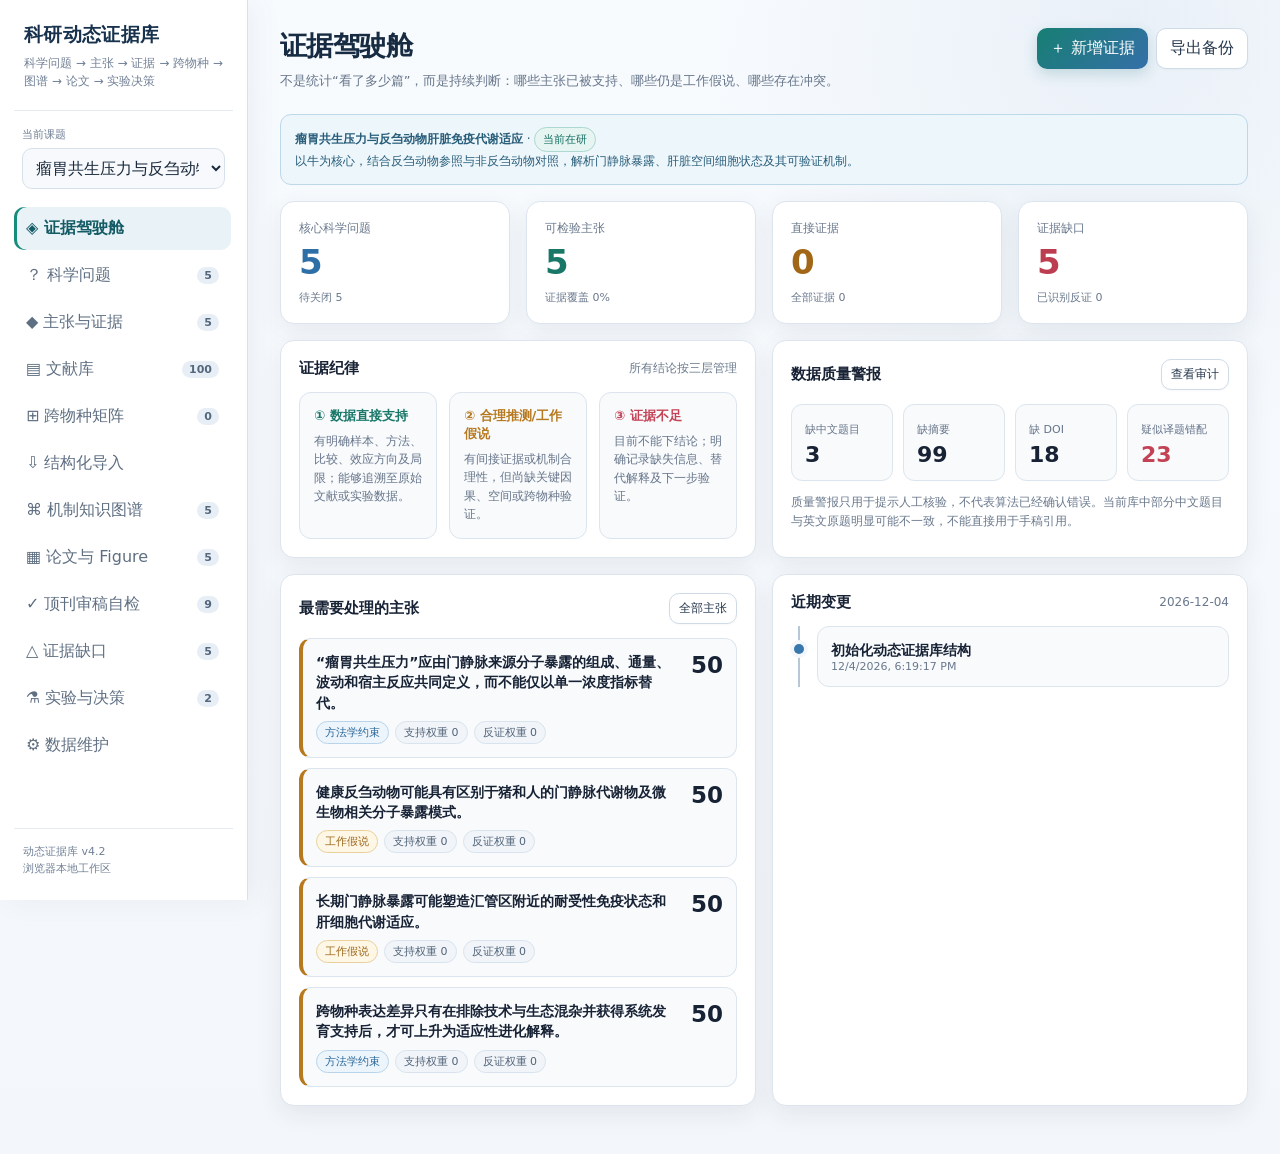
<file: index.html>
<!DOCTYPE html>
<html lang="zh-CN">
<head>
  <meta charset="UTF-8">
  <meta name="viewport" content="width=device-width, initial-scale=1.0">
  <meta name="description" content="曹超越科研动态证据库：连接科学问题、可检验主张、文献证据、跨物种矩阵、机制图谱、论文结构、证据缺口与实验决策。">
  <meta name="theme-color" content="#f4f7fb">
  <title>曹超越科研动态证据库</title>
  <link rel="stylesheet" href="assets/evidence-v3.css">
  <link rel="stylesheet" href="assets/evidence-v3-1.css">
  <link rel="stylesheet" href="assets/evidence-v4.css">
  <link rel="stylesheet" href="assets/theme-light.css">
</head>
<body>
  <div class="app">
    <aside class="sidebar" aria-label="主导航">
      <div class="brand"><strong>科研动态证据库</strong><span>科学问题 → 主张 → 证据 → 跨物种 → 图谱 → 论文 → 实验决策</span></div>
      <div class="project-switch"><label for="projectSelect">当前课题</label><select id="projectSelect" onchange="switchProject(this.value)" aria-label="切换科研项目"></select></div>
      <nav>
        <button class="nav-btn active" data-page="dashboard" onclick="go('dashboard')" type="button"><span>◈ 证据驾驶舱</span></button>
        <button class="nav-btn" data-page="questions" onclick="go('questions')" type="button"><span>？ 科学问题</span><b id="nQuestions">0</b></button>
        <button class="nav-btn" data-page="claims" onclick="go('claims')" type="button"><span>◆ 主张与证据</span><b id="nClaims">0</b></button>
        <button class="nav-btn" data-page="papers" onclick="go('papers')" type="button"><span>▤ 文献库</span><b id="nPapers">0</b></button>
        <button class="nav-btn" data-page="species" onclick="go('species')" type="button"><span>⊞ 跨物种矩阵</span><b id="nSpecies">0</b></button>
        <button class="nav-btn" data-page="intake" onclick="go('intake')" type="button"><span>⇩ 结构化导入</span></button>
        <button class="nav-btn" data-page="knowledge" onclick="go('knowledge')" type="button"><span>⌘ 机制知识图谱</span><b id="nGraph">0</b></button>
        <button class="nav-btn" data-page="figures" onclick="go('figures')" type="button"><span>▦ 论文与 Figure</span><b id="nFigures">0</b></button>
        <button class="nav-btn" data-page="reviewer" onclick="go('reviewer')" type="button"><span>✓ 顶刊审稿自检</span><b id="nReview">0</b></button>
        <button class="nav-btn" data-page="gaps" onclick="go('gaps')" type="button"><span>△ 证据缺口</span><b id="nGaps">0</b></button>
        <button class="nav-btn" data-page="experiments" onclick="go('experiments')" type="button"><span>⚗ 实验与决策</span><b id="nExperiments">0</b></button>
        <button class="nav-btn" data-page="maintenance" onclick="go('maintenance')" type="button"><span>⚙ 数据维护</span></button>
      </nav>
      <div class="side-foot"><div>动态证据库 v4.2</div><div id="lastSaved">浏览器本地工作区</div></div>
    </aside>
    <main class="main" id="mainContent">
      <section class="page active" id="page-dashboard" aria-label="证据驾驶舱"></section>
      <section class="page" id="page-questions" aria-label="科学问题"></section>
      <section class="page" id="page-claims" aria-label="主张与证据"></section>
      <section class="page" id="page-papers" aria-label="文献库"></section>
      <section class="page" id="page-species" aria-label="跨物种证据矩阵"></section>
      <section class="page" id="page-intake" aria-label="结构化证据导入"></section>
      <section class="page" id="page-knowledge" aria-label="机制知识图谱"></section>
      <section class="page" id="page-figures" aria-label="论文与 Figure 规划"></section>
      <section class="page" id="page-reviewer" aria-label="顶刊审稿自检"></section>
      <section class="page" id="page-gaps" aria-label="证据缺口"></section>
      <section class="page" id="page-experiments" aria-label="实验与决策"></section>
      <section class="page" id="page-maintenance" aria-label="数据维护"></section>
    </main>
  </div>
  <div class="modal-wrap" id="modalWrap" role="dialog" aria-modal="true" aria-label="编辑窗口" onclick="if(event.target===this)closeModal()"><div class="modal" id="modal"></div></div>
  <input id="importFile" class="hidden" type="file" accept="application/json,.json" onchange="importWorkspace(event)">
  <noscript><div style="margin:40px;padding:20px;background:#fff3cd;color:#5f4b00;border-radius:10px;">此工作台需要启用 JavaScript 才能运行。</div></noscript>
  <script src="assets/evidence-core-v3.js"></script>
  <script src="assets/evidence-pages-v3-1.js"></script>
  <script src="assets/evidence-pages-v3-2.js"></script>
  <script src="assets/evidence-pages-v3-4.js"></script>
  <script src="assets/evidence-pages-v4.js"></script>
  <script src="assets/evidence-v4-fix.js"></script>
  <script src="assets/question-order-v4-2.js"></script>
  <script src="assets/evidence-pages-v3-3.js"></script>
</body>
</html>
</file>
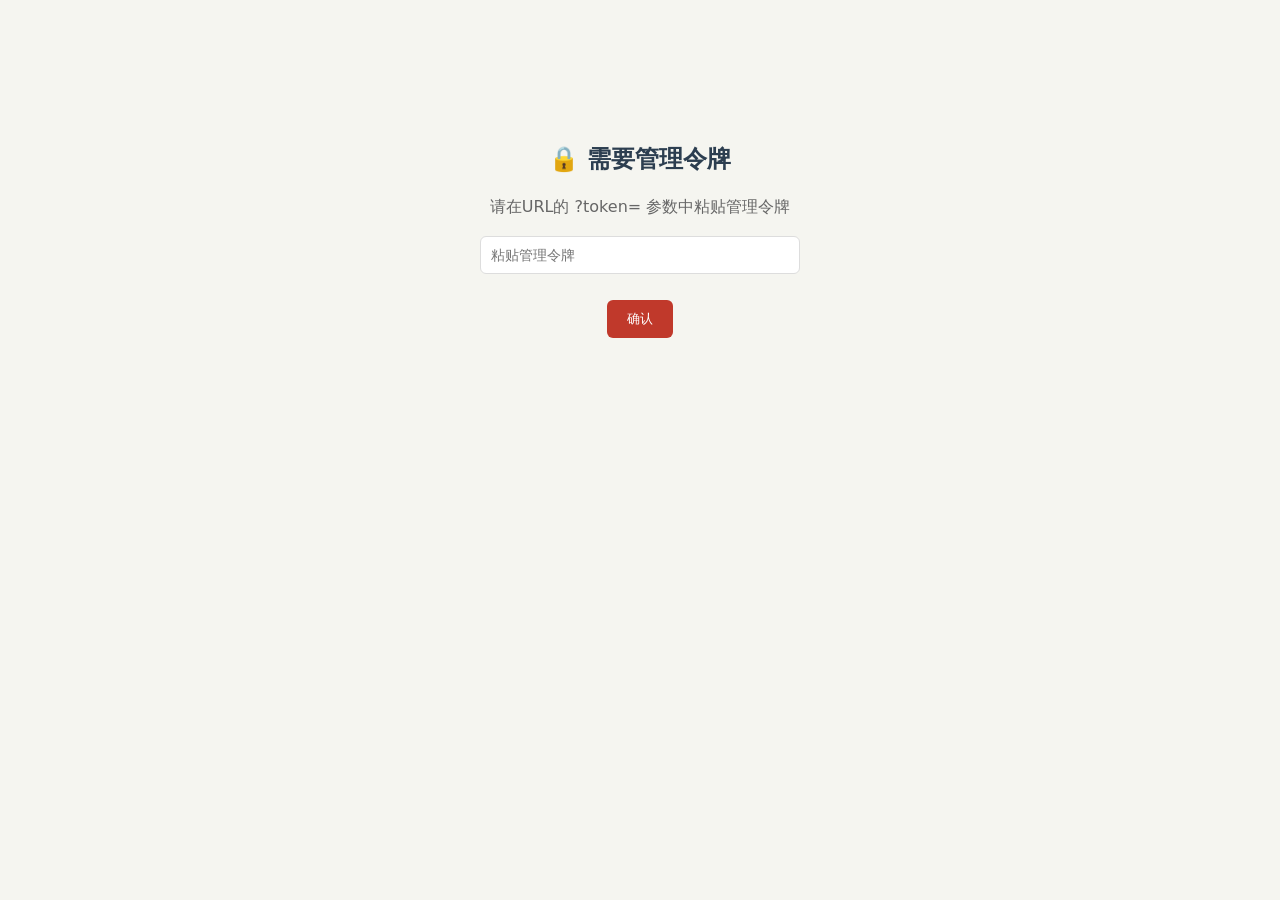
<file: admin.html>
<!DOCTYPE html>
<html lang="zh-CN">
<head>
<meta charset="UTF-8">
<meta name="viewport" content="width=device-width, initial-scale=1.0">
<title>文献管理 · 超越文献库</title>
<style>
  * { margin: 0; padding: 0; box-sizing: border-box; }
  body {
    font-family: -apple-system, BlinkMacSystemFont, "Segoe UI", "Noto Sans SC", system-ui, sans-serif;
    background: #f5f5f0; color: #2c3e50; line-height: 1.6;
  }
  .header {
    background: linear-gradient(135deg, #c0392b, #e74c3c); color: white;
    padding: 20px 24px; text-align: center;
  }
  .header h1 { font-size: 22px; }
  .header a { color: white; opacity: .8; font-size: 13px; }
  .main { max-width: 800px; margin: 0 auto; padding: 20px 16px; }
  .card {
    background: white; border: 1px solid #e0ddd5; border-radius: 10px;
    padding: 20px; margin-bottom: 16px;
  }
  .card h2 { font-size: 16px; margin-bottom: 14px; color: #c0392b; }
  .form-group { margin-bottom: 12px; }
  .form-group label {
    display: block; font-size: 13px; font-weight: 600; margin-bottom: 4px; color: #555;
  }
  .form-group label .optional { font-weight: 400; color: #999; }
  .form-group input, .form-group textarea, .form-group select {
    width: 100%; padding: 8px 10px; border: 1px solid #ddd; border-radius: 6px;
    font-size: 13px; outline: none; font-family: inherit;
  }
  .form-group input:focus, .form-group textarea:focus { border-color: #c0392b; }
  .form-group textarea { min-height: 80px; resize: vertical; }
  .form-row { display: flex; gap: 10px; }
  .form-row .form-group { flex: 1; }
  .btn {
    padding: 10px 20px; border: none; border-radius: 8px; font-size: 14px;
    font-weight: 600; cursor: pointer;
  }
  .btn-primary { background: #c0392b; color: white; }
  .btn-primary:hover { background: #a93226; }
  .btn-secondary { background: #eaf2f8; color: #2c3e50; }
  .btn-secondary:hover { background: #d4e6f1; }
  .btn-danger { background: #fce4ec; color: #c0392b; }
  .btn-danger:hover { background: #f5b7b1; }
  .btn:disabled { opacity: .5; cursor: not-allowed; }
  .msg {
    padding: 10px 14px; border-radius: 8px; margin-top: 12px; font-size: 13px; display: none;
  }
  .msg.success { display: block; background: #eaf7ea; color: #155724; border: 1px solid #c3e6cb; }
  .msg.error { display: block; background: #fce4ec; color: #c0392b; border: 1px solid #f5b7b1; }
  .msg.loading { display: block; background: #eaf2f8; color: #2980b9; border: 1px solid #b3d9f2; }
  .file-upload {
    border: 2px dashed #ddd; border-radius: 8px; padding: 20px;
    text-align: center; cursor: pointer; transition: all .2s;
  }
  .file-upload:hover { border-color: #c0392b; background: #fdf2f2; }
  .file-upload.has-file { border-color: #27ae60; background: #eaf7ea; }
  .file-upload input { display: none; }
  .file-upload .hint { font-size: 12px; color: #999; margin-top: 4px; }
  .paper-list { margin-top: 12px; }
  .paper-item {
    display: flex; align-items: center; justify-content: space-between;
    padding: 8px 12px; border: 1px solid #eee; border-radius: 6px; margin-bottom: 6px;
    font-size: 13px;
  }
  .paper-item .info { flex: 1; min-width: 0; }
  .paper-item .info .journal { color: #2980b9; font-size: 11px; }
  .paper-item .info .title { overflow: hidden; text-overflow: ellipsis; white-space: nowrap; }
  .paper-item .actions { margin-left: 10px; }
  .tabs { display: flex; gap: 0; margin-bottom: 16px; }
  .tabs button {
    flex: 1; padding: 10px; border: 1px solid #ddd; background: white;
    font-size: 13px; font-weight: 600; cursor: pointer; color: #999;
  }
  .tabs button:first-child { border-radius: 8px 0 0 8px; }
  .tabs button:last-child { border-radius: 0 8px 8px 0; }
  .tabs button.active { background: #c0392b; color: white; border-color: #c0392b; }
  .tab-content { display: none; }
  .tab-content.active { display: block; }
  .hide { display: none; }
  @media (max-width: 600px) {
    .form-row { flex-direction: column; }
  }
</style>
</head>
<body>

<div class="header">
  <h1>📚 文献管理后台</h1>
  <a href="/" target="_blank">← 返回文献库主页</a>
</div>

<div class="main">
  <div class="tabs">
    <button class="active" data-tab="add">➕ 添加文献</button>
    <button data-tab="list">📋 文献列表</button>
    <button data-tab="stats">📊 统计</button>
  </div>

  <!-- 添加文献 -->
  <div id="tab-add" class="tab-content active">
    <div class="card">
      <h2>添加新文献</h2>
      <form id="add-form">
        <div class="form-group">
          <label>📄 PDF文件 <span class="optional">（可选）</span></label>
          <div class="file-upload" id="file-drop" onclick="document.getElementById('pdf').click()">
            <div id="file-text">点击选择PDF文件</div>
            <div class="hint">支持PDF，最大50MB</div>
            <input type="file" id="pdf" accept=".pdf" onchange="fileSelected(this)">
          </div>
        </div>

        <div class="form-row">
          <div class="form-group">
            <label>英文标题 *</label>
            <input type="text" id="title" required placeholder="Paper title in English">
          </div>
          <div class="form-group">
            <label>中文标题</label>
            <input type="text" id="title_cn" placeholder="文献中文标题">
          </div>
        </div>

        <div class="form-group">
          <label>作者 *</label>
          <input type="text" id="authors" required placeholder="e.g. Smith J, Wang Y, et al.">
        </div>

        <div class="form-row">
          <div class="form-group">
            <label>期刊 *</label>
            <input type="text" id="journal" required placeholder="e.g. Nature, Cell">
          </div>
          <div class="form-group">
            <label>影响因子</label>
            <input type="number" id="impact_factor" step="0.1" placeholder="e.g. 64.5">
          </div>
          <div class="form-group">
            <label>年份</label>
            <input type="number" id="year" value="2026">
          </div>
        </div>

        <div class="form-row">
          <div class="form-group">
            <label>DOI</label>
            <input type="text" id="doi" placeholder="10.1038/s41586-021-03362-0">
          </div>
          <div class="form-group">
            <label>PMID</label>
            <input type="text" id="pmid" placeholder="33762733">
          </div>
        </div>

        <div class="form-group">
          <label>英文摘要 <span class="optional">（可选）</span></label>
          <textarea id="abstract" placeholder="Paste English abstract here..."></textarea>
        </div>

        <div class="form-group">
          <label>中文摘要 <span class="optional">（可选）</span></label>
          <textarea id="abstract_cn" placeholder="粘贴中文摘要..."></textarea>
        </div>

        <div class="form-row">
          <div class="form-group">
            <label>重要性</label>
            <select id="importance">
              <option value="must-read">⭐ 必读</option>
              <option value="important" selected>📌 重要</option>
              <option value="normal">📄 普通</option>
            </select>
          </div>
          <div class="form-group">
            <label>标签 <span class="optional">（逗号分隔）</span></label>
            <input type="text" id="tags" placeholder="e.g. liver, single-cell, ruminant">
          </div>
          <div class="form-group">
            <label>关键词 <span class="optional">（逗号分隔）</span></label>
            <input type="text" id="keywords" placeholder="e.g. metabolism, Kupffer">
          </div>
        </div>

        <button type="submit" class="btn btn-primary" id="submit-btn">📥 添加文献</button>
        <div id="add-msg" class="msg"></div>
      </form>
    </div>
  </div>

  <!-- 文献列表 -->
  <div id="tab-list" class="tab-content">
    <div class="card">
      <div style="display:flex;justify-content:space-between;align-items:center;margin-bottom:12px;">
        <h2 style="margin:0;">所有文献</h2>
        <button class="btn btn-danger" onclick="if(document.getElementById('delete-panel').classList.contains('hide')){document.getElementById('delete-panel').classList.remove('hide');this.textContent='取消删除'}else{document.getElementById('delete-panel').classList.add('hide');this.textContent='🗑 删除文献'}">🗑 删除文献</button>
      </div>
      <div id="delete-panel" class="hide" style="margin-bottom:12px;">
        <p style="font-size:12px;color:#c0392b;margin-bottom:8px;">点击文献右侧的删除按钮移除。此操作不可撤销。</p>
      </div>
      <div id="paper-list" class="paper-list">
        <div style="text-align:center;padding:20px;color:#999;">加载中...</div>
      </div>
    </div>
  </div>

  <!-- 统计 -->
  <div id="tab-stats" class="tab-content">
    <div class="card">
      <h2>文献统计</h2>
      <div id="stats-content" style="text-align:center;padding:20px;color:#999;">加载中...</div>
    </div>
  </div>
</div>

<script>

// 从URL获取管理令牌
const ADMIN_TOKEN = new URLSearchParams(window.location.search).get('token') || localStorage.getItem('admin_token');
if (ADMIN_TOKEN) {
  localStorage.setItem('admin_token', ADMIN_TOKEN);
} else if (window.location.hostname !== 'localhost' && window.location.hostname !== '127.0.0.1') {
  document.body.innerHTML = '<div style="max-width:400px;margin:100px auto;text-align:center;padding:40px;"><h2 style="margin-bottom:16px;">🔒 需要管理令牌</h2><p style="color:#666;margin-bottom:16px;">请在URL的 ?token= 参数中粘贴管理令牌</p><input id="token-input" style="width:100%;padding:10px;border:1px solid #ddd;border-radius:6px;font-size:14px;box-sizing:border-box;" placeholder="粘贴管理令牌"><br><br><button onclick="var t=document.getElementById(\'token-input\').value;if(t){localStorage.setItem(\'admin_token\',t);location.reload();}" style="padding:10px 20px;background:#c0392b;color:white;border:none;border-radius:6px;cursor:pointer;">确认</button></div>';
  throw new Error('no token');
}

function api(path, options) {
  var opts = options || {};
  opts.headers = opts.headers || {};
  opts.headers['X-Admin-Token'] = ADMIN_TOKEN;
  return fetch(path, opts);
}

// 标签切换
document.querySelectorAll('.tabs button').forEach(btn => {
  btn.addEventListener('click', () => {
    document.querySelectorAll('.tabs button').forEach(b => b.classList.remove('active'));
    document.querySelectorAll('.tab-content').forEach(t => t.classList.remove('active'));
    btn.classList.add('active');
    document.getElementById('tab-' + btn.dataset.tab).classList.add('active');
    if (btn.dataset.tab === 'list') loadPaperList();
    if (btn.dataset.tab === 'stats') loadStats();
  });
});

// 文件选择
function fileSelected(input) {
  const el = document.getElementById('file-drop');
  const text = document.getElementById('file-text');
  if (input.files.length) {
    el.classList.add('has-file');
    text.textContent = `📄 ${input.files[0].name} (${(input.files[0].size / 1024 / 1024).toFixed(1)} MB)`;
  }
}

// 添加文献
document.getElementById('add-form').addEventListener('submit', async (e) => {
  e.preventDefault();
  const msg = document.getElementById('add-msg');
  const btn = document.getElementById('submit-btn');
  
  msg.className = 'msg loading';
  msg.textContent = '正在上传...';
  btn.disabled = true;

  const formData = new FormData();
  formData.append('title', document.getElementById('title').value);
  formData.append('title_cn', document.getElementById('title_cn').value);
  formData.append('authors', document.getElementById('authors').value);
  formData.append('journal', document.getElementById('journal').value);
  formData.append('impact_factor', document.getElementById('impact_factor').value);
  formData.append('year', document.getElementById('year').value);
  formData.append('doi', document.getElementById('doi').value);
  formData.append('pmid', document.getElementById('pmid').value);
  formData.append('abstract', document.getElementById('abstract').value);
  formData.append('abstract_cn', document.getElementById('abstract_cn').value);
  formData.append('importance', document.getElementById('importance').value);
  formData.append('tags', document.getElementById('tags').value);
  formData.append('keywords', document.getElementById('keywords').value);
  
  const pdfInput = document.getElementById('pdf');
  if (pdfInput.files.length) formData.append('pdf', pdfInput.files[0]);

  try {
    const res = await api('/api/add-paper', { method: 'POST', body: formData });
    const data = await res.json();
    if (data.success) {
      msg.className = 'msg success';
      msg.textContent = `✅ 添加成功！「${data.paper.title.substring(0, 50)}...」`;
      document.getElementById('add-form').reset();
      document.getElementById('file-drop').classList.remove('has-file');
      document.getElementById('file-text').textContent = '点击选择PDF文件';
    } else {
      msg.className = 'msg error';
      msg.textContent = '❌ 错误: ' + (data.error || '未知错误');
    }
  } catch(err) {
    msg.className = 'msg error';
    msg.textContent = '❌ 网络错误: ' + err.message;
  }
  btn.disabled = false;
});

// 加载文献列表
async function loadPaperList() {
  const el = document.getElementById('paper-list');
  el.innerHTML = '<div style="text-align:center;padding:20px;color:#999;">加载中...</div>';
  try {
    const res = await api('/api/papers');
    const data = await res.json();
    if (!data.papers || !data.papers.length) {
      el.innerHTML = '<div style="text-align:center;padding:20px;color:#999;">暂无文献</div>';
      return;
    }
    el.innerHTML = data.papers.map(p => `
      <div class="paper-item">
        <div class="info">
          <div class="title">${p.title_cn || p.title}</div>
          <div class="journal">${p.journal} (${p.year}) · ${p.authors.substring(0, 40)}${p.authors.length > 40 ? '...' : ''}</div>
        </div>
        <div class="actions">
          <button class="btn btn-danger" style="font-size:11px;padding:4px 8px;" onclick="deletePaper('${p.id}','${(p.title||'').replace(/'/g,"\\'").substring(0,30)}')">删除</button>
        </div>
      </div>
    `).join('');
  } catch(err) {
    el.innerHTML = `<div style="text-align:center;padding:20px;color:#c0392b;">❌ 加载失败: ${err.message}</div>`;
  }
}

// 删除文献
async function deletePaper(id, title) {
  if (!confirm(`确定删除「${title}...」吗？此操作不可撤销。`)) return;
  try {
    const res = await api(`/api/delete-paper/${id}`, { method: 'DELETE' });
    const data = await res.json();
    if (data.success) {
      alert('✅ 已删除');
      loadPaperList();
    } else {
      alert('❌ ' + (data.error || '删除失败'));
    }
  } catch(err) {
    alert('❌ 网络错误: ' + err.message);
  }
}

// 加载统计
async function loadStats() {
  const el = document.getElementById('stats-content');
  try {
    const res = await api('/api/stats');
    const data = await res.json();
    let html = `
      <div style="display:grid;grid-template-columns:repeat(3,1fr);gap:12px;margin-bottom:20px;">
        <div style="background:#fce4ec;border-radius:8px;padding:16px;">
          <div style="font-size:28px;font-weight:700;color:#c0392b;">${data.total}</div>
          <div style="font-size:12px;color:#666;">总文献</div>
        </div>
        <div style="background:#eaf2f8;border-radius:8px;padding:16px;">
          <div style="font-size:28px;font-weight:700;color:#2980b9;">${data.must_read}</div>
          <div style="font-size:12px;color:#666;">⭐ 必读</div>
        </div>
        <div style="background:#fef9e7;border-radius:8px;padding:16px;">
          <div style="font-size:28px;font-weight:700;color:#d4ac0d;">${data.important}</div>
          <div style="font-size:12px;color:#666;">📌 重要</div>
        </div>
      </div>
      <div style="text-align:left;">
        <h3 style="font-size:14px;margin-bottom:8px;">期刊分布</h3>
        ${data.journals.map(([j,c]) => `<div style="display:flex;justify-content:space-between;padding:4px 0;border-bottom:1px solid #eee;font-size:13px;"><span>${j}</span><span style="font-weight:600;">${c}篇</span></div>`).join('')}
      </div>
    `;
    el.innerHTML = html;
  } catch(err) {
    el.innerHTML = `<div style="color:#c0392b;">❌ 加载失败: ${err.message}</div>`;
  }
}

// 初始加载
loadPaperList();
</script>
</body>
</html>
</file>
<file: assets/evidence-v3.css>
:root{
  --bg:#07101e;--bg2:#0c1728;--panel:#101d31;--panel2:#14243b;--line:#243650;
  --text:#edf3fb;--muted:#91a0b7;--accent:#6ee7c8;--accent2:#7aa8ff;--warn:#f4c96b;
  --danger:#ff7d8c;--ok:#62d39b;--info:#78b7ff;--purple:#b69cff;--radius:14px;
  --sidebar:248px;--shadow:0 18px 45px rgba(0,0,0,.22)
}
*{box-sizing:border-box}html{scroll-behavior:smooth}body{margin:0;background:linear-gradient(150deg,#06101e 0%,#091526 45%,#07101e 100%);color:var(--text);font-family:Inter,"Noto Sans SC","Microsoft YaHei",system-ui,sans-serif;min-height:100vh}
button,input,select,textarea{font:inherit}button{cursor:pointer}.hidden{display:none!important}
.app{display:flex;min-height:100vh}.sidebar{position:fixed;inset:0 auto 0 0;width:var(--sidebar);background:rgba(8,18,33,.96);border-right:1px solid var(--line);padding:22px 14px;z-index:20;display:flex;flex-direction:column;backdrop-filter:blur(16px)}
.brand{padding:0 10px 20px;border-bottom:1px solid var(--line)}.brand strong{font-size:19px;display:block;letter-spacing:.3px}.brand span{font-size:12px;color:var(--muted);display:block;margin-top:6px;line-height:1.5}
.project-switch{margin:16px 8px 10px}.project-switch label{display:block;font-size:11px;color:var(--muted);margin-bottom:6px}.project-switch select{width:100%;background:var(--panel);color:var(--text);border:1px solid var(--line);padding:9px;border-radius:10px}
nav{display:flex;flex-direction:column;gap:4px;margin-top:8px;flex:1}.nav-btn{display:flex;align-items:center;gap:10px;width:100%;border:0;background:transparent;color:var(--muted);padding:11px 12px;border-radius:10px;text-align:left}.nav-btn:hover,.nav-btn.active{background:var(--panel2);color:var(--text)}.nav-btn.active{box-shadow:inset 3px 0 var(--accent)}.nav-btn b{margin-left:auto;font-size:11px;background:#1a2b45;color:#bdd0e9;padding:2px 7px;border-radius:999px}
.side-foot{border-top:1px solid var(--line);padding:14px 9px 0;color:var(--muted);font-size:11px;line-height:1.6}.main{margin-left:var(--sidebar);width:calc(100% - var(--sidebar));padding:28px 32px 48px}.page{display:none;max-width:1440px;margin:auto}.page.active{display:block}
.topbar{display:flex;align-items:flex-start;justify-content:space-between;gap:16px;margin-bottom:22px}.topbar h1{font-size:27px;margin:0 0 7px}.topbar p{margin:0;color:var(--muted);font-size:13px;line-height:1.6;max-width:820px}.actions{display:flex;gap:8px;flex-wrap:wrap;justify-content:flex-end}
.btn{border:1px solid var(--line);background:var(--panel);color:var(--text);padding:9px 13px;border-radius:10px}.btn:hover{border-color:#4d6688}.btn.primary{background:linear-gradient(135deg,#2f9b84,#3470ae);border:0}.btn.danger{color:#ffb2bb;border-color:#76404b}.btn.ghost{background:transparent}.btn.small{padding:6px 9px;font-size:12px}
.grid{display:grid;gap:16px}.grid.cols-4{grid-template-columns:repeat(4,1fr)}.grid.cols-3{grid-template-columns:repeat(3,1fr)}.grid.cols-2{grid-template-columns:repeat(2,1fr)}.card{background:linear-gradient(160deg,rgba(18,33,54,.96),rgba(12,25,43,.96));border:1px solid var(--line);border-radius:var(--radius);padding:18px;box-shadow:var(--shadow)}.card h2,.card h3{margin:0}.card h3{font-size:15px}.card-head{display:flex;justify-content:space-between;align-items:center;gap:10px;margin-bottom:14px}.card-head span{font-size:12px;color:var(--muted)}
.metric .value{font-size:34px;font-weight:750;margin:5px 0}.metric .label{color:var(--muted);font-size:12px}.metric .delta{font-size:11px;margin-top:8px}.value.accent{color:var(--accent)}.value.warn{color:var(--warn)}.value.danger{color:var(--danger)}.value.info{color:var(--info)}
.status-pill,.chip{display:inline-flex;align-items:center;gap:5px;border:1px solid var(--line);border-radius:999px;padding:3px 8px;font-size:11px;color:#c6d3e5;background:#11223a}.status-pill.active{color:#97f0d8;border-color:#275c50}.status-pill.transferred{color:#b7c0cf}.status-pill.hypothesis{color:#ffd990;border-color:#715a2e}.status-pill.supported{color:#8de7bb;border-color:#2c674a}.status-pill.insufficient{color:#ffadb8;border-color:#6f3942}.status-pill.method{color:#9bc7ff;border-color:#355c88}.status-pill.conflict{color:#d3b5ff;border-color:#654b89}
.progress{height:8px;background:#14243b;border-radius:99px;overflow:hidden}.progress>i{display:block;height:100%;background:linear-gradient(90deg,var(--accent),var(--accent2))}.muted{color:var(--muted)}.small{font-size:12px}.micro{font-size:11px}.section-gap{margin-top:16px}
.discipline{display:grid;grid-template-columns:repeat(3,1fr);gap:12px}.discipline .tier{padding:14px;border:1px solid var(--line);border-radius:12px;background:#0e1c30}.tier strong{display:block;font-size:13px;margin-bottom:7px}.tier p{margin:0;color:var(--muted);font-size:12px;line-height:1.55}
.list{display:flex;flex-direction:column;gap:10px}.item{border:1px solid var(--line);background:#0d1b2e;border-radius:12px;padding:13px}.item:hover{border-color:#3b567a}.item-row{display:flex;justify-content:space-between;align-items:flex-start;gap:12px}.item-title{font-weight:650;font-size:14px;line-height:1.45}.item-meta{display:flex;gap:6px;flex-wrap:wrap;margin-top:8px}.item-desc{color:var(--muted);font-size:12px;line-height:1.6;margin-top:8px}.item-actions{display:flex;gap:6px;flex-wrap:wrap;margin-top:10px}
.toolbar{display:flex;gap:9px;flex-wrap:wrap;margin-bottom:14px}.control{background:#0c192b;color:var(--text);border:1px solid var(--line);border-radius:10px;padding:9px 11px;min-width:150px}.control.search{flex:1;min-width:240px}.two-pane{display:grid;grid-template-columns:minmax(0,1.35fr) minmax(340px,.65fr);gap:16px}.sticky{position:sticky;top:20px;align-self:start}
.claim-card{border-left:4px solid #526b8d}.claim-card.score-high{border-left-color:var(--ok)}.claim-card.score-mid{border-left-color:var(--warn)}.claim-card.score-low{border-left-color:var(--danger)}.score{font-size:23px;font-weight:750}.evidence-balance{display:grid;grid-template-columns:1fr 1fr;gap:8px;margin-top:12px}.balance-box{background:#10223a;border-radius:9px;padding:9px;font-size:12px}.balance-box strong{display:block;font-size:18px;margin-top:3px}.support{color:#8fe4bd}.oppose{color:#ff9cac}
.evidence-card{border-left:3px solid var(--info)}.evidence-card.supporting{border-left-color:var(--ok)}.evidence-card.contradicting{border-left-color:var(--danger)}.evidence-card.context{border-left-color:var(--purple)}
.matrix{width:100%;border-collapse:collapse;font-size:12px}.matrix th,.matrix td{border-bottom:1px solid var(--line);padding:10px 8px;text-align:left;vertical-align:top}.matrix th{color:var(--muted);font-weight:600;position:sticky;top:0;background:#101d31}.matrix tr:hover td{background:#12243c}
.audit{display:grid;grid-template-columns:repeat(4,1fr);gap:10px}.audit-box{background:#0f1f35;border:1px solid var(--line);padding:13px;border-radius:11px}.audit-box b{font-size:22px;display:block;margin-top:5px}.audit-box span{font-size:11px;color:var(--muted)}
.empty{text-align:center;color:var(--muted);padding:35px 15px;border:1px dashed var(--line);border-radius:12px}.notice{border:1px solid #5f4f2b;background:#2a2417;color:#efdca4;padding:12px 14px;border-radius:11px;font-size:12px;line-height:1.6}.notice.danger{border-color:#6b3540;background:#2b171c;color:#ffc2ca}.notice.info{border-color:#315b80;background:#14273a;color:#b9dcff}
.modal-wrap{display:none;position:fixed;inset:0;background:rgba(0,0,0,.7);z-index:50;align-items:center;justify-content:center;padding:20px}.modal-wrap.open{display:flex}.modal{width:min(900px,96vw);max-height:92vh;overflow:auto;background:#0b1728;border:1px solid var(--line);border-radius:16px;padding:22px;box-shadow:0 30px 90px rgba(0,0,0,.5)}.modal h2{margin:0 0 16px}.form-grid{display:grid;grid-template-columns:repeat(2,1fr);gap:13px}.field{display:flex;flex-direction:column;gap:6px}.field.full{grid-column:1/-1}.field label{font-size:12px;color:var(--muted)}.field input,.field select,.field textarea{width:100%;background:#0f2036;color:var(--text);border:1px solid var(--line);border-radius:9px;padding:10px}.field textarea{min-height:82px;resize:vertical}.modal-foot{display:flex;justify-content:flex-end;gap:8px;margin-top:18px}
.link{color:#91c4ff;text-decoration:none}.link:hover{text-decoration:underline}.paper-title{font-size:13px;font-weight:620;line-height:1.45}.paper-cn{color:var(--muted);font-size:12px;margin-top:4px}.quality-flag{font-size:10px;color:#ffc1ca;background:#321c24;border:1px solid #673442;border-radius:999px;padding:2px 6px}
.kanban{display:grid;grid-template-columns:repeat(3,1fr);gap:14px}.kanban-col{background:#0b192b;border:1px solid var(--line);border-radius:13px;padding:12px;min-height:260px}.kanban-col h3{font-size:13px;margin:2px 2px 12px}.kanban-col .item{background:#102039}
.timeline{border-left:2px solid #27415f;margin-left:7px;padding-left:17px}.timeline .item{position:relative}.timeline .item:before{content:"";position:absolute;left:-24px;top:17px;width:10px;height:10px;border-radius:50%;background:var(--accent2);box-shadow:0 0 0 4px #0b1728}
@media(max-width:1100px){.grid.cols-4{grid-template-columns:repeat(2,1fr)}.two-pane{grid-template-columns:1fr}.sticky{position:static}.grid.cols-3,.kanban{grid-template-columns:1fr 1fr}.audit{grid-template-columns:repeat(2,1fr)}}
@media(max-width:760px){.sidebar{width:72px;padding:17px 8px}.brand strong{font-size:0}.brand strong:after{content:"证据";font-size:14px}.brand span,.project-switch,.nav-btn span,.side-foot{display:none}.nav-btn{justify-content:center;font-size:18px}.nav-btn b{display:none}.main{margin-left:72px;width:calc(100% - 72px);padding:20px 14px}.grid.cols-4,.grid.cols-3,.grid.cols-2,.discipline,.kanban,.form-grid{grid-template-columns:1fr}.topbar{flex-direction:column}.actions{justify-content:flex-start}.audit{grid-template-columns:1fr 1fr}}
</file>
<file: assets/evidence-v3-1.css>
.sidebar nav{overflow-y:auto;padding-right:3px}.btn:disabled{opacity:.45;cursor:not-allowed}
.graph-shell{display:grid;grid-template-columns:minmax(0,1.5fr) minmax(320px,.5fr);gap:16px}.graph-canvas{min-height:560px;overflow:auto;background:radial-gradient(circle at center,#132844 0%,#0a1728 62%,#081321 100%);border:1px solid var(--line);border-radius:14px;padding:10px}.graph-canvas svg{display:block;width:100%;min-width:760px;height:auto}.graph-node text{fill:#edf3fb;font-size:12px;font-weight:650;pointer-events:none}.graph-node rect{fill:#142a47;stroke:#4c6f99;stroke-width:1.5}.graph-node.supported rect{stroke:#62d39b}.graph-node.hypothesis rect{stroke:#f4c96b}.graph-node.insufficient rect{stroke:#ff7d8c}.graph-edge{stroke:#5f7899;stroke-width:1.7;opacity:.8}.graph-edge.supported{stroke:#62d39b}.graph-edge.hypothesis{stroke:#f4c96b}.graph-edge.insufficient{stroke:#ff7d8c}.graph-label{fill:#9fb1c9;font-size:10px}.relation-list{display:flex;flex-direction:column;gap:10px}.relation-card{background:#0d1b2e;border:1px solid var(--line);border-left:3px solid var(--accent2);border-radius:11px;padding:12px}.relation-card.supported{border-left-color:var(--ok)}.relation-card.hypothesis{border-left-color:var(--warn)}.relation-card.insufficient{border-left-color:var(--danger)}.relation-arrow{display:flex;align-items:center;gap:8px;flex-wrap:wrap;font-size:13px}.relation-arrow b{color:var(--accent)}.relation-arrow i{font-style:normal;color:var(--muted)}
.figure-grid{display:grid;grid-template-columns:repeat(2,minmax(0,1fr));gap:15px}.figure-card{position:relative;overflow:hidden}.figure-card:before{content:attr(data-order);position:absolute;right:12px;top:4px;font-size:72px;font-weight:800;color:rgba(255,255,255,.035);line-height:1}.figure-purpose{font-size:13px;line-height:1.65;color:var(--muted);margin-top:9px}.panel-list{display:flex;flex-direction:column;gap:7px;margin-top:12px}.panel{background:#0d1c31;border:1px solid var(--line);border-radius:9px;padding:9px 10px;font-size:12px;line-height:1.5}.readiness{display:flex;align-items:center;gap:10px;margin-top:12px}.readiness .progress{flex:1}.readiness b{min-width:36px;text-align:right}.figure-status-planned{color:#b8c8dc}.figure-status-building{color:#f4c96b}.figure-status-ready{color:#62d39b}.figure-status-blocked{color:#ff7d8c}
.intake-layout{display:grid;grid-template-columns:minmax(0,1.05fr) minmax(340px,.95fr);gap:16px}.code-box{width:100%;min-height:340px;background:#07111f;color:#d6e4f7;border:1px solid var(--line);border-radius:11px;padding:13px;font-family:"Cascadia Code",Consolas,monospace;font-size:12px;line-height:1.6;resize:vertical}.schema{background:#081522;border:1px solid var(--line);border-radius:11px;padding:12px;overflow:auto;color:#c8d8ea;font-family:"Cascadia Code",Consolas,monospace;font-size:11px;line-height:1.55;white-space:pre-wrap}.validation-list{display:flex;flex-direction:column;gap:8px}.validation-ok{border-left:3px solid var(--ok)}.validation-warn{border-left:3px solid var(--warn)}.validation-error{border-left:3px solid var(--danger)}.import-counter{display:grid;grid-template-columns:repeat(3,1fr);gap:10px}.import-counter .audit-box{text-align:center}.copy-note{font-size:11px;color:var(--muted);line-height:1.6;margin-top:8px}
@media(max-width:1100px){.graph-shell,.intake-layout{grid-template-columns:1fr}.figure-grid{grid-template-columns:1fr}}
</file>
<file: assets/evidence-v4.css>
.sidebar nav{overflow-y:auto;min-height:0;padding-right:2px}
.species-summary{display:grid;grid-template-columns:repeat(6,1fr);gap:10px}.species-card{background:#0d1c30;border:1px solid var(--line);border-radius:12px;padding:13px}.species-card b{display:block;font-size:24px;margin:5px 0}.species-card span{font-size:11px;color:var(--muted)}
.matrix-wrap{overflow:auto;max-height:72vh}.species-matrix{min-width:1080px}.matrix-cell{min-width:112px;border:1px solid #223650;border-radius:9px;padding:8px;background:#0d1c30;cursor:pointer}.matrix-cell:hover{border-color:#52749e}.matrix-cell.empty-cell{opacity:.48;cursor:default}.matrix-cell .cell-main{font-size:18px;font-weight:750}.matrix-cell .cell-sub{font-size:10px;color:var(--muted);margin-top:3px;line-height:1.4}.matrix-cell.has-direct{box-shadow:inset 0 0 0 1px rgba(98,211,155,.35)}.matrix-cell.has-conflict{border-color:#75404a}.matrix-cell .support-dot{color:var(--ok)}.matrix-cell .conflict-dot{color:var(--danger)}
.review-score-grid{display:grid;grid-template-columns:repeat(6,1fr);gap:10px}.review-score{background:#0d1c30;border:1px solid var(--line);border-radius:12px;padding:12px}.review-score b{font-size:23px;display:block;margin:5px 0}.review-score span{font-size:11px;color:var(--muted)}
.review-overall{display:flex;align-items:center;gap:22px}.review-dial{width:132px;height:132px;border-radius:50%;display:grid;place-items:center;background:conic-gradient(var(--accent) calc(var(--score)*1%),#182b45 0);position:relative;flex:0 0 auto}.review-dial:after{content:"";position:absolute;inset:12px;border-radius:50%;background:#0d1b2e}.review-dial strong{position:relative;z-index:1;font-size:31px}.review-dial span{position:absolute;z-index:1;margin-top:48px;font-size:10px;color:var(--muted)}
.review-issue{border-left:4px solid var(--warn)}.review-issue.critical{border-left-color:var(--danger)}.review-issue.major{border-left-color:var(--warn)}.review-issue.minor{border-left-color:var(--info)}.severity{font-size:10px;font-weight:700;border-radius:999px;padding:3px 7px}.severity.critical{color:#ffc1c8;background:#351820}.severity.major{color:#ffe09c;background:#332816}.severity.minor{color:#b9dbff;background:#14273c}
.wording-box{border-left:3px solid var(--accent2);padding:11px 13px;background:#0e1e33;border-radius:0 10px 10px 0;font-size:12px;line-height:1.65}.review-note-grid{display:grid;grid-template-columns:repeat(4,1fr);gap:10px}.review-note-grid .field select{min-width:0}.review-manual{background:#0d1b2e;border:1px solid var(--line);border-radius:12px;padding:14px}
.coverage-strip{display:grid;grid-template-columns:repeat(4,1fr);gap:9px}.coverage-strip .audit-box b{font-size:18px}.scope-warning{color:#ffd998;background:#2c2414;border:1px solid #66532a;border-radius:9px;padding:9px 11px;font-size:11px;line-height:1.5}
@media(max-width:1180px){.species-summary,.review-score-grid{grid-template-columns:repeat(3,1fr)}.review-note-grid{grid-template-columns:repeat(2,1fr)}}
@media(max-width:760px){.species-summary,.review-score-grid,.review-note-grid,.coverage-strip{grid-template-columns:1fr 1fr}.review-overall{align-items:flex-start;flex-direction:column}}
</file>
<file: assets/theme-light.css>
:root{
  color-scheme:light;
  --bg:#f4f7fb;
  --bg2:#ffffff;
  --panel:#ffffff;
  --panel2:#eef4fb;
  --line:#dbe4ee;
  --text:#172235;
  --muted:#66758a;
  --accent:#168a7a;
  --accent2:#356fa8;
  --warn:#b7791f;
  --danger:#c34255;
  --ok:#25825e;
  --info:#2f6fa7;
  --purple:#7656a8;
  --shadow:0 8px 24px rgba(35,55,80,.08);
}

html{background:var(--bg)}
body{
  background:
    radial-gradient(circle at 88% 2%,rgba(53,111,168,.08),transparent 27rem),
    linear-gradient(180deg,#f8fbfe 0%,#f3f6fa 100%);
  color:var(--text);
}

.sidebar{
  background:rgba(255,255,255,.97);
  border-right:1px solid #d9e2ec;
  box-shadow:8px 0 28px rgba(51,72,96,.06);
  backdrop-filter:blur(14px);
}
.brand{border-bottom-color:#e4ebf2}
.brand strong{color:#18324d}
.brand span,.side-foot,.project-switch label{color:#718096}
.project-switch select{
  background:#f7f9fc;
  color:#1b2b3d;
  border-color:#d7e1eb;
}
.nav-btn{color:#5f6f82}
.nav-btn:hover{background:#f0f5fa;color:#24445f}
.nav-btn.active{
  background:#e8f2f7;
  color:#145b65;
  box-shadow:inset 3px 0 #178c7d;
  font-weight:650;
}
.nav-btn b{background:#e8eef5;color:#53677d}
.nav-btn.active b{background:#d8ece8;color:#176b60}
.side-foot{border-top-color:#e4ebf2}

.main{background:transparent}
.topbar h1{color:#172b42;letter-spacing:-.02em}
.topbar p{color:#66758a}

.card{
  background:#ffffff;
  border-color:#dce5ee;
  box-shadow:var(--shadow);
}
.card:hover{border-color:#cbd8e5}
.card-head span,.metric .label,.metric .delta,.muted,.item-desc,.figure-purpose,.copy-note{color:#69788c}

.btn{
  background:#ffffff;
  color:#26384d;
  border-color:#cfdbe7;
  box-shadow:0 1px 2px rgba(23,43,66,.03);
}
.btn:hover{background:#f4f8fb;border-color:#9fb3c7}
.btn.primary{
  background:linear-gradient(135deg,#177f73,#356fa8);
  color:#ffffff;
  border:0;
  box-shadow:0 5px 14px rgba(32,112,122,.2);
}
.btn.primary:hover{filter:brightness(.97)}
.btn.danger{color:#b73346;border-color:#e5b8c0;background:#fff7f8}
.btn.ghost{background:transparent}

.status-pill,.chip{
  background:#f1f5f9;
  color:#526479;
  border-color:#d9e3ed;
}
.status-pill.active{background:#e6f5f1;color:#146e61;border-color:#add8cf}
.status-pill.transferred{background:#f1f3f5;color:#747f8e}
.status-pill.hypothesis{background:#fff7e6;color:#9a6517;border-color:#ead19c}
.status-pill.supported{background:#eaf7f0;color:#1c7654;border-color:#afd8c4}
.status-pill.insufficient{background:#fff0f2;color:#b33a4d;border-color:#ebbbc2}
.status-pill.method{background:#edf5fc;color:#2c6798;border-color:#b9d4ea}
.status-pill.conflict{background:#f5effb;color:#6f4a9b;border-color:#d5c1e9}

.value.accent,.support{color:#197768}
.value.info{color:#2f6fa7}
.value.warn{color:#a26716}
.value.danger,.oppose{color:#bd3d50}
.progress{background:#e5edf4}
.progress>i{background:linear-gradient(90deg,#1b8c7e,#407ab4)}

.discipline .tier,.item,.balance-box,.audit-box,.kanban-col,.kanban-col .item,
.relation-card,.panel,.species-card,.matrix-cell,.review-score,.review-manual{
  background:#f8fafc;
  border-color:#dce5ee;
}
.item:hover,.matrix-cell:hover{border-color:#abc0d4;background:#f5f9fc}
.balance-box{background:#f1f6fa}

.control,.field input,.field select,.field textarea{
  background:#ffffff;
  color:#172235;
  border-color:#cfdbe7;
}
.control:focus,.field input:focus,.field select:focus,.field textarea:focus,.project-switch select:focus{
  outline:none;
  border-color:#5f98bd;
  box-shadow:0 0 0 3px rgba(53,111,168,.11);
}

.matrix th{
  background:#eef3f8;
  color:#516276;
  border-bottom-color:#d8e2eb;
}
.matrix td{border-bottom-color:#e1e8ef}
.matrix tr:hover td{background:#f5f8fb}

.notice{
  background:#fff8e8;
  border-color:#ecd8a8;
  color:#76531b;
}
.notice.info{
  background:#edf6fb;
  border-color:#bdd8e9;
  color:#285d7a;
}
.notice.danger{
  background:#fff1f3;
  border-color:#ebbbc3;
  color:#9f3042;
}
.scope-warning{
  background:#fff8e9;
  border-color:#e8d19a;
  color:#75541d;
}
.empty{background:#fbfcfd;border-color:#cad7e3;color:#718096}

.modal-wrap{background:rgba(26,40,56,.38);backdrop-filter:blur(4px)}
.modal{
  background:#ffffff;
  border-color:#d6e1eb;
  color:#172235;
  box-shadow:0 28px 80px rgba(32,47,66,.22);
}
.modal h2{color:#18324d}

.link{color:#276b9e}
.quality-flag{color:#a33749;background:#fff0f2;border-color:#e8bbc2}
.timeline{border-left-color:#b6c8d8}
.timeline .item:before{background:#3978ad;box-shadow:0 0 0 4px #f4f7fb}

.graph-canvas{
  background:
    radial-gradient(circle at center,rgba(91,151,188,.12) 0%,rgba(238,245,250,.85) 58%,#f7fafc 100%);
  border-color:#d5e1ea;
}
.graph-node text{fill:#21364c}
.graph-node rect{fill:#ffffff;stroke:#6f91b1}
.graph-node.supported rect{stroke:#27906b}
.graph-node.hypothesis rect{stroke:#ba7b22}
.graph-node.insufficient rect{stroke:#c84c5e}
.graph-edge{stroke:#7893ad}
.graph-edge.supported{stroke:#27906b}
.graph-edge.hypothesis{stroke:#ba7b22}
.graph-edge.insufficient{stroke:#c84c5e}
.graph-label{fill:#526a82}
.relation-arrow b{color:#176f65}
.figure-card:before{color:rgba(28,67,101,.055)}

.code-box,.schema{
  background:#f7f9fc;
  color:#26384d;
  border-color:#d4e0ea;
}
.code-box:focus{outline:none;border-color:#5f98bd;box-shadow:0 0 0 3px rgba(53,111,168,.1)}

.matrix-cell.has-direct{box-shadow:inset 0 0 0 1px rgba(37,130,94,.28)}
.matrix-cell.has-conflict{border-color:#d99aa5;background:#fff8f9}
.review-dial{background:conic-gradient(#198776 calc(var(--score)*1%),#e3ebf2 0)}
.review-dial:after{background:#ffffff}
.review-issue{background:#ffffff}
.wording-box{background:#f4f8fb;border-left-color:#3979ad}
.severity.critical{color:#a83446;background:#fff0f2}
.severity.major{color:#956214;background:#fff7e8}
.severity.minor{color:#2b6999;background:#edf6fc}

::-webkit-scrollbar{width:9px;height:9px}
::-webkit-scrollbar-track{background:#eef3f7}
::-webkit-scrollbar-thumb{background:#bdc9d5;border-radius:99px;border:2px solid #eef3f7}
::-webkit-scrollbar-thumb:hover{background:#9fafbf}

@media(max-width:760px){
  .sidebar{box-shadow:5px 0 20px rgba(51,72,96,.08)}
  .brand strong:after{color:#18324d}
}
</file>
